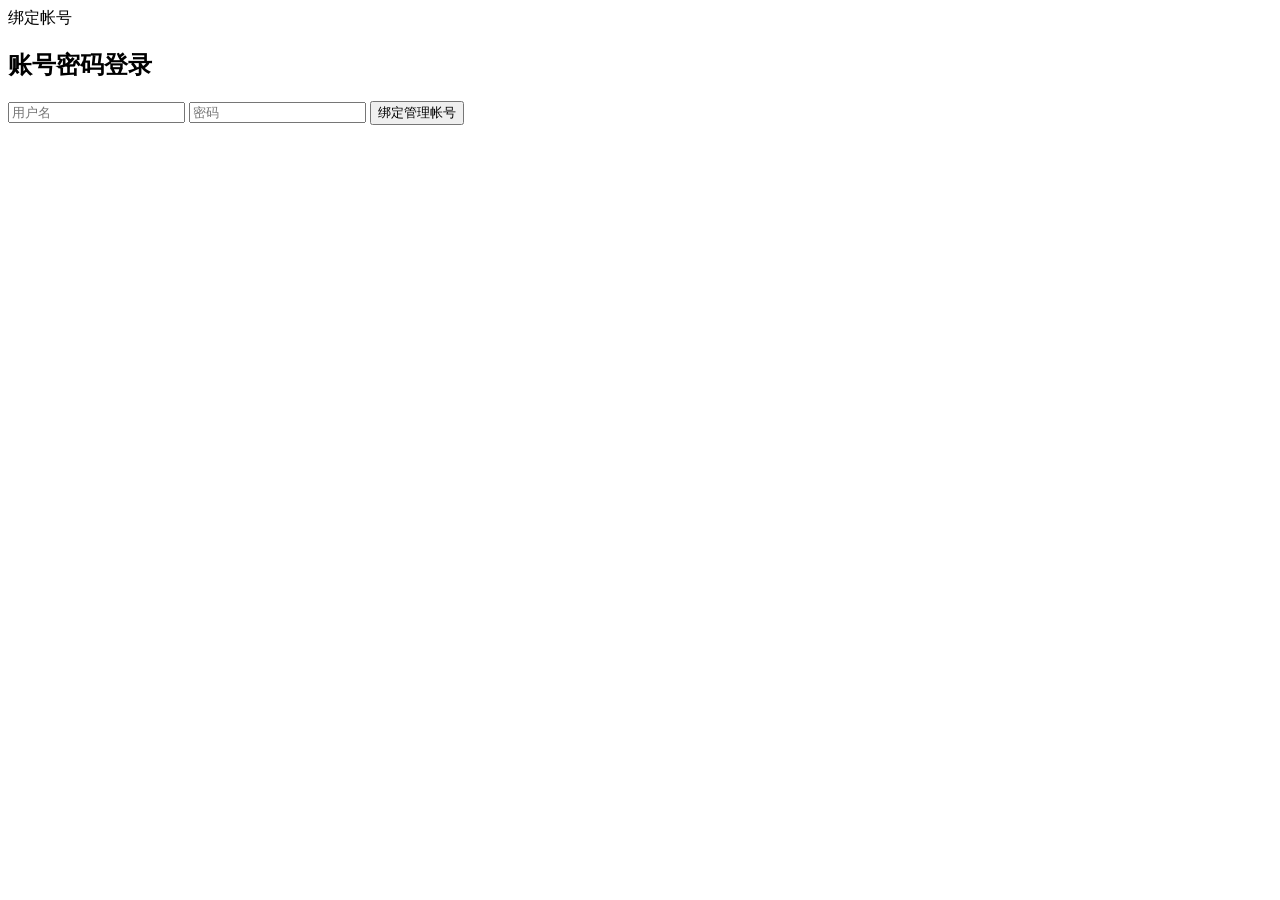
<file: src/main/resources/templates/pages/bind/index.html>
<!DOCTYPE html PUBLIC "-//W3C//DTD XHTML 1.0 Transitional//EN" "http://www.w3.org/TR/xhtml1/DTD/xhtml1-transitional.dtd">
<html lang="en" xmlns:th="http://www.thymeleaf.org">
<head>
	<meta charset="UTF-8" />
	<meta content="width=device-width,initial-scale=1, maximum-scale=1.0, user-scalable=no" name="viewport" />
	<title>绑定帐号</title>
	<link rel="stylesheet" type="text/css" th:href="@{/css/bind.css}"/>
</head>
<body>
<div class="header">
	<div class="con">
		<div class="logo"></div>
		<div class="header-titl">绑定帐号</div>
	</div>
</div>
<div class="login-container clearfloat" id="left-part">
	<form class="form-horizontal" th:action="@{/login/bind}" method="post">
		<div class="left-part">
			<h2 class="login-titl">账号密码登录</h2>
			<div class="error block" id="error" th:if="${login_error != null}">
				<i class="iconfont icon-error"></i><span th:text="${login_error}"></span>
			</div>
			<input type="text" name="username" id="username" placeholder="用户名" />
			<input type="password" name="password" id="password" placeholder="密码" />
			<button type="button" id="bindAccount">绑定管理帐号</button>
		</div>
	</form>

</div>
<script th:inline="javascript" type="text/javascript">
    console.log("ctx:" + [[${ctx}]]);
	var ctx = [[${ctx}]]
</script>
<script type="text/javascript" th:src="@{/libs/jquery.min.js}"></script>
<script type="text/javascript" th:src="@{/pages/bind/index.js}"></script>
<script type="text/javascript" th:src="@{/libs/encryption.js}"></script>
</body>
</html>
</file>
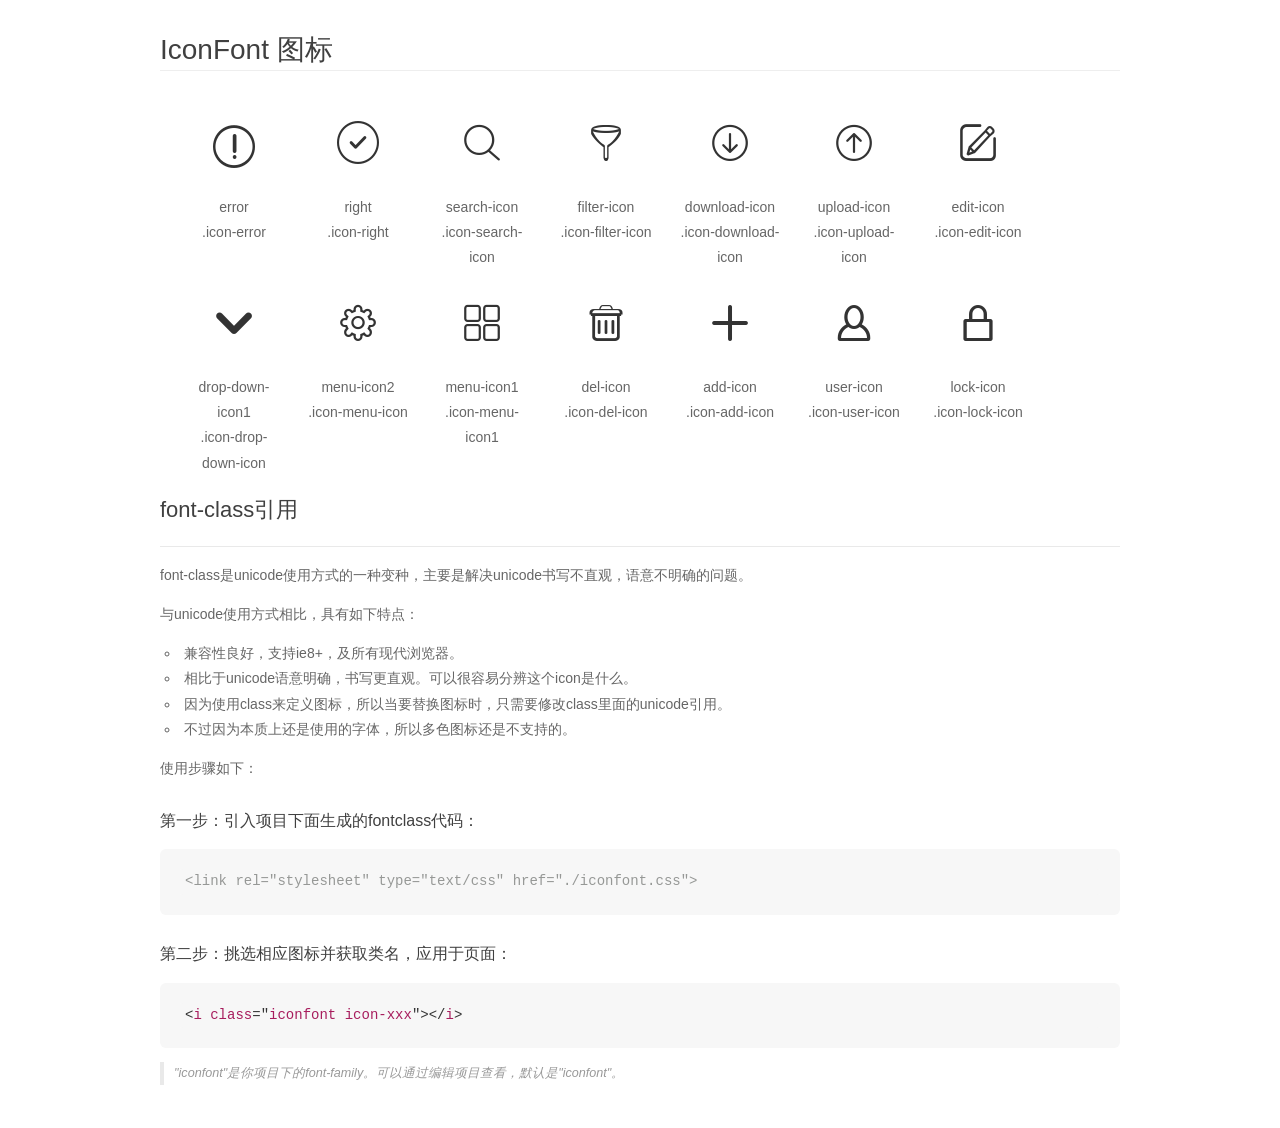
<file: src/main/resources/static/css/font/demo_fontclass.html>
<!DOCTYPE html>
<html>
<head>
    <meta charset="utf-8"/>
    <title>IconFont</title>
    <link rel="stylesheet" href="demo.css">
    <link rel="stylesheet" href="iconfont.css">
</head>
<body>
    <div class="main markdown">
        <h1>IconFont 图标</h1>
        <ul class="icon_lists clear">
            
                <li>
                <i class="icon iconfont icon-error"></i>
                    <div class="name">error</div>
                    <div class="fontclass">.icon-error</div>
                </li>
            
                <li>
                <i class="icon iconfont icon-right"></i>
                    <div class="name">right</div>
                    <div class="fontclass">.icon-right</div>
                </li>
            
                <li>
                <i class="icon iconfont icon-search-icon"></i>
                    <div class="name">search-icon</div>
                    <div class="fontclass">.icon-search-icon</div>
                </li>
            
                <li>
                <i class="icon iconfont icon-filter-icon"></i>
                    <div class="name">filter-icon</div>
                    <div class="fontclass">.icon-filter-icon</div>
                </li>
            
                <li>
                <i class="icon iconfont icon-download-icon"></i>
                    <div class="name">download-icon</div>
                    <div class="fontclass">.icon-download-icon</div>
                </li>
            
                <li>
                <i class="icon iconfont icon-upload-icon"></i>
                    <div class="name">upload-icon</div>
                    <div class="fontclass">.icon-upload-icon</div>
                </li>
            
                <li>
                <i class="icon iconfont icon-edit-icon"></i>
                    <div class="name">edit-icon</div>
                    <div class="fontclass">.icon-edit-icon</div>
                </li>
            
                <li>
                <i class="icon iconfont icon-drop-down-icon"></i>
                    <div class="name">drop-down-icon1</div>
                    <div class="fontclass">.icon-drop-down-icon</div>
                </li>
            
                <li>
                <i class="icon iconfont icon-menu-icon"></i>
                    <div class="name">menu-icon2</div>
                    <div class="fontclass">.icon-menu-icon</div>
                </li>
            
                <li>
                <i class="icon iconfont icon-menu-icon1"></i>
                    <div class="name">menu-icon1</div>
                    <div class="fontclass">.icon-menu-icon1</div>
                </li>
            
                <li>
                <i class="icon iconfont icon-del-icon"></i>
                    <div class="name">del-icon</div>
                    <div class="fontclass">.icon-del-icon</div>
                </li>
            
                <li>
                <i class="icon iconfont icon-add-icon"></i>
                    <div class="name">add-icon</div>
                    <div class="fontclass">.icon-add-icon</div>
                </li>
            
                <li>
                <i class="icon iconfont icon-user-icon"></i>
                    <div class="name">user-icon</div>
                    <div class="fontclass">.icon-user-icon</div>
                </li>
            
                <li>
                <i class="icon iconfont icon-lock-icon"></i>
                    <div class="name">lock-icon</div>
                    <div class="fontclass">.icon-lock-icon</div>
                </li>
            
        </ul>

        <h2 id="font-class-">font-class引用</h2>
        <hr>

        <p>font-class是unicode使用方式的一种变种，主要是解决unicode书写不直观，语意不明确的问题。</p>
        <p>与unicode使用方式相比，具有如下特点：</p>
        <ul>
        <li>兼容性良好，支持ie8+，及所有现代浏览器。</li>
        <li>相比于unicode语意明确，书写更直观。可以很容易分辨这个icon是什么。</li>
        <li>因为使用class来定义图标，所以当要替换图标时，只需要修改class里面的unicode引用。</li>
        <li>不过因为本质上还是使用的字体，所以多色图标还是不支持的。</li>
        </ul>
        <p>使用步骤如下：</p>
        <h3 id="-fontclass-">第一步：引入项目下面生成的fontclass代码：</h3>


        <pre><code class="lang-js hljs javascript"><span class="hljs-comment">&lt;link rel="stylesheet" type="text/css" href="./iconfont.css"&gt;</span></code></pre>
        <h3 id="-">第二步：挑选相应图标并获取类名，应用于页面：</h3>
        <pre><code class="lang-css hljs">&lt;<span class="hljs-selector-tag">i</span> <span class="hljs-selector-tag">class</span>="<span class="hljs-selector-tag">iconfont</span> <span class="hljs-selector-tag">icon-xxx</span>"&gt;&lt;/<span class="hljs-selector-tag">i</span>&gt;</code></pre>
        <blockquote>
        <p>"iconfont"是你项目下的font-family。可以通过编辑项目查看，默认是"iconfont"。</p>
        </blockquote>
    </div>
</body>
</html>
</file>
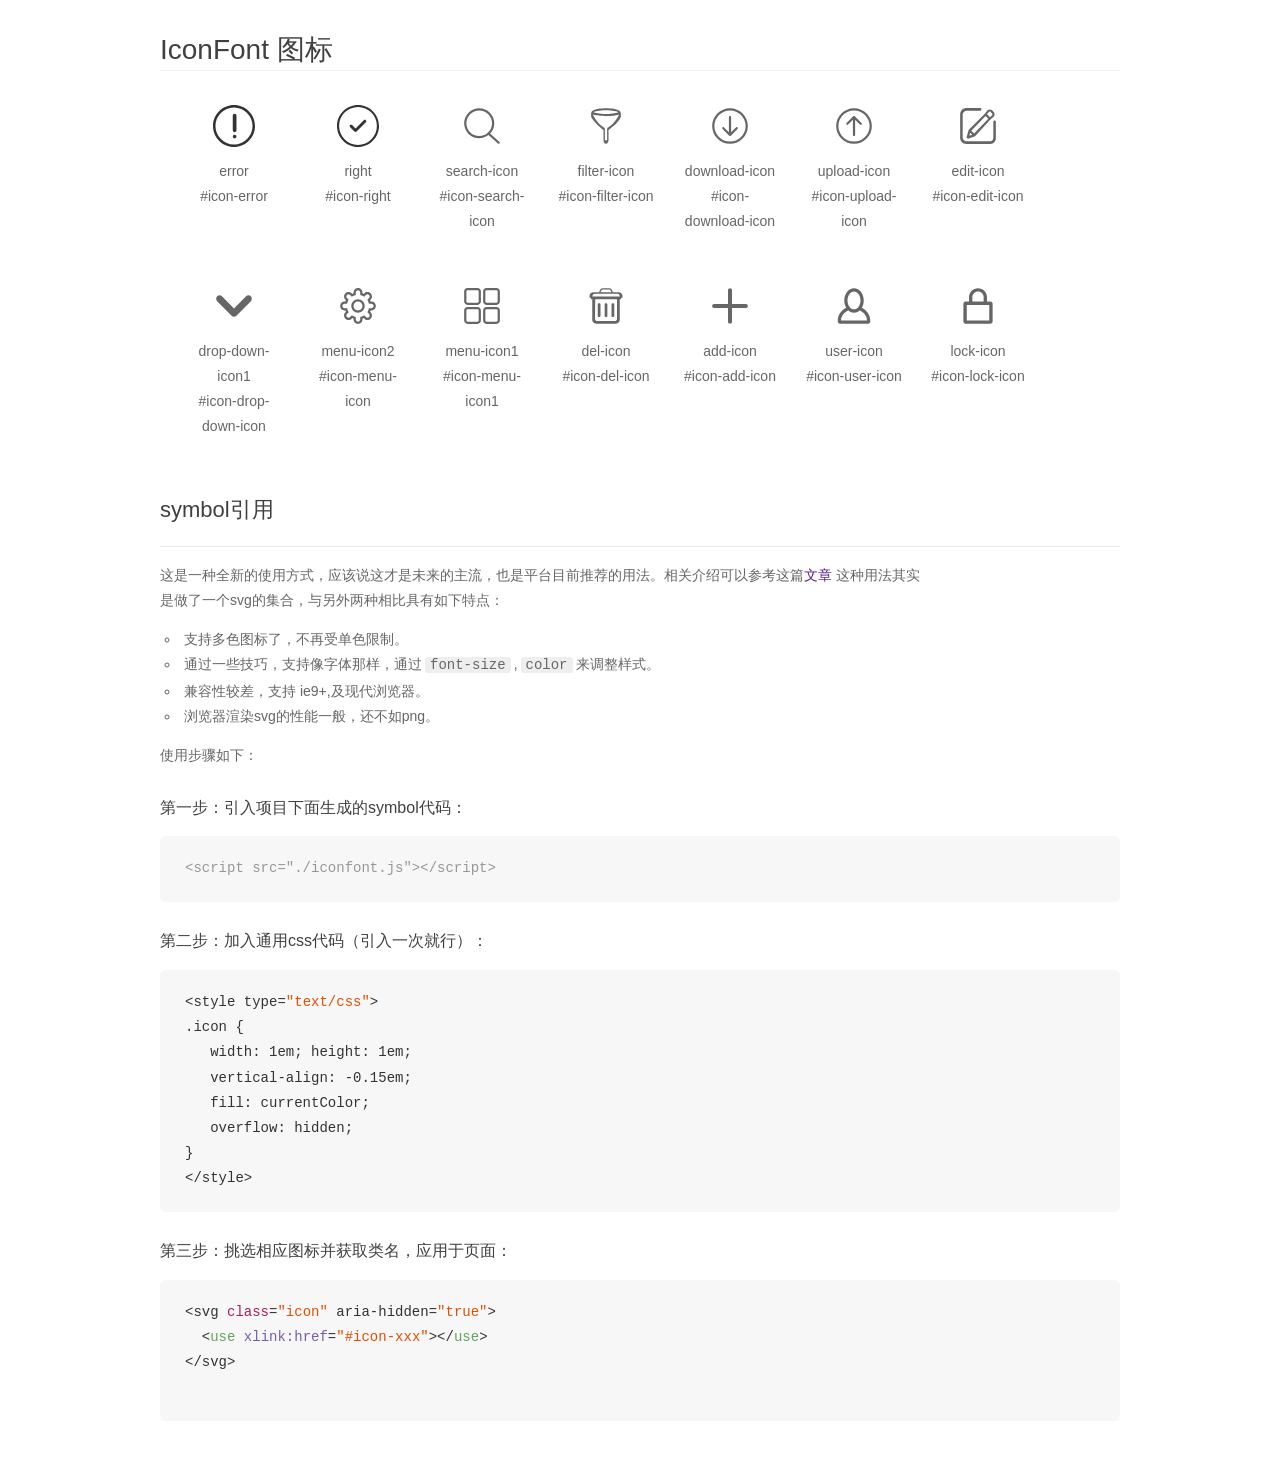
<file: src/main/resources/static/css/font/demo_symbol.html>
<!DOCTYPE html>
<html>
<head>
    <meta charset="utf-8"/>
    <title>IconFont</title>
    <link rel="stylesheet" href="demo.css">
    <script src="iconfont.js"></script>

    <style type="text/css">
        .icon {
          /* 通过设置 font-size 来改变图标大小 */
          width: 1em; height: 1em;
          /* 图标和文字相邻时，垂直对齐 */
          vertical-align: -0.15em;
          /* 通过设置 color 来改变 SVG 的颜色/fill */
          fill: currentColor;
          /* path 和 stroke 溢出 viewBox 部分在 IE 下会显示
             normalize.css 中也包含这行 */
          overflow: hidden;
        }

    </style>
</head>
<body>
    <div class="main markdown">
        <h1>IconFont 图标</h1>
        <ul class="icon_lists clear">
            
                <li>
                    <svg class="icon" aria-hidden="true">
                        <use xlink:href="#icon-error"></use>
                    </svg>
                    <div class="name">error</div>
                    <div class="fontclass">#icon-error</div>
                </li>
            
                <li>
                    <svg class="icon" aria-hidden="true">
                        <use xlink:href="#icon-right"></use>
                    </svg>
                    <div class="name">right</div>
                    <div class="fontclass">#icon-right</div>
                </li>
            
                <li>
                    <svg class="icon" aria-hidden="true">
                        <use xlink:href="#icon-search-icon"></use>
                    </svg>
                    <div class="name">search-icon</div>
                    <div class="fontclass">#icon-search-icon</div>
                </li>
            
                <li>
                    <svg class="icon" aria-hidden="true">
                        <use xlink:href="#icon-filter-icon"></use>
                    </svg>
                    <div class="name">filter-icon</div>
                    <div class="fontclass">#icon-filter-icon</div>
                </li>
            
                <li>
                    <svg class="icon" aria-hidden="true">
                        <use xlink:href="#icon-download-icon"></use>
                    </svg>
                    <div class="name">download-icon</div>
                    <div class="fontclass">#icon-download-icon</div>
                </li>
            
                <li>
                    <svg class="icon" aria-hidden="true">
                        <use xlink:href="#icon-upload-icon"></use>
                    </svg>
                    <div class="name">upload-icon</div>
                    <div class="fontclass">#icon-upload-icon</div>
                </li>
            
                <li>
                    <svg class="icon" aria-hidden="true">
                        <use xlink:href="#icon-edit-icon"></use>
                    </svg>
                    <div class="name">edit-icon</div>
                    <div class="fontclass">#icon-edit-icon</div>
                </li>
            
                <li>
                    <svg class="icon" aria-hidden="true">
                        <use xlink:href="#icon-drop-down-icon"></use>
                    </svg>
                    <div class="name">drop-down-icon1</div>
                    <div class="fontclass">#icon-drop-down-icon</div>
                </li>
            
                <li>
                    <svg class="icon" aria-hidden="true">
                        <use xlink:href="#icon-menu-icon"></use>
                    </svg>
                    <div class="name">menu-icon2</div>
                    <div class="fontclass">#icon-menu-icon</div>
                </li>
            
                <li>
                    <svg class="icon" aria-hidden="true">
                        <use xlink:href="#icon-menu-icon1"></use>
                    </svg>
                    <div class="name">menu-icon1</div>
                    <div class="fontclass">#icon-menu-icon1</div>
                </li>
            
                <li>
                    <svg class="icon" aria-hidden="true">
                        <use xlink:href="#icon-del-icon"></use>
                    </svg>
                    <div class="name">del-icon</div>
                    <div class="fontclass">#icon-del-icon</div>
                </li>
            
                <li>
                    <svg class="icon" aria-hidden="true">
                        <use xlink:href="#icon-add-icon"></use>
                    </svg>
                    <div class="name">add-icon</div>
                    <div class="fontclass">#icon-add-icon</div>
                </li>
            
                <li>
                    <svg class="icon" aria-hidden="true">
                        <use xlink:href="#icon-user-icon"></use>
                    </svg>
                    <div class="name">user-icon</div>
                    <div class="fontclass">#icon-user-icon</div>
                </li>
            
                <li>
                    <svg class="icon" aria-hidden="true">
                        <use xlink:href="#icon-lock-icon"></use>
                    </svg>
                    <div class="name">lock-icon</div>
                    <div class="fontclass">#icon-lock-icon</div>
                </li>
            
        </ul>


        <h2 id="symbol-">symbol引用</h2>
        <hr>

        <p>这是一种全新的使用方式，应该说这才是未来的主流，也是平台目前推荐的用法。相关介绍可以参考这篇<a href="">文章</a>
        这种用法其实是做了一个svg的集合，与另外两种相比具有如下特点：</p>
        <ul>
          <li>支持多色图标了，不再受单色限制。</li>
          <li>通过一些技巧，支持像字体那样，通过<code>font-size</code>,<code>color</code>来调整样式。</li>
          <li>兼容性较差，支持 ie9+,及现代浏览器。</li>
          <li>浏览器渲染svg的性能一般，还不如png。</li>
        </ul>
        <p>使用步骤如下：</p>
        <h3 id="-symbol-">第一步：引入项目下面生成的symbol代码：</h3>
        <pre><code class="lang-js hljs javascript"><span class="hljs-comment">&lt;script src="./iconfont.js"&gt;&lt;/script&gt;</span></code></pre>
        <h3 id="-css-">第二步：加入通用css代码（引入一次就行）：</h3>
        <pre><code class="lang-js hljs javascript">&lt;style type=<span class="hljs-string">"text/css"</span>&gt;
.icon {
   width: <span class="hljs-number">1</span>em; height: <span class="hljs-number">1</span>em;
   vertical-align: <span class="hljs-number">-0.15</span>em;
   fill: currentColor;
   overflow: hidden;
}
&lt;<span class="hljs-regexp">/style&gt;</span></code></pre>
        <h3 id="-">第三步：挑选相应图标并获取类名，应用于页面：</h3>
        <pre><code class="lang-js hljs javascript">&lt;svg <span class="hljs-class"><span class="hljs-keyword">class</span></span>=<span class="hljs-string">"icon"</span> aria-hidden=<span class="hljs-string">"true"</span>&gt;<span class="xml"><span class="hljs-tag">
  &lt;<span class="hljs-name">use</span> <span class="hljs-attr">xlink:href</span>=<span class="hljs-string">"#icon-xxx"</span>&gt;</span><span class="hljs-tag">&lt;/<span class="hljs-name">use</span>&gt;</span>
</span>&lt;<span class="hljs-regexp">/svg&gt;
        </span></code></pre>
    </div>
</body>
</html>
</file>
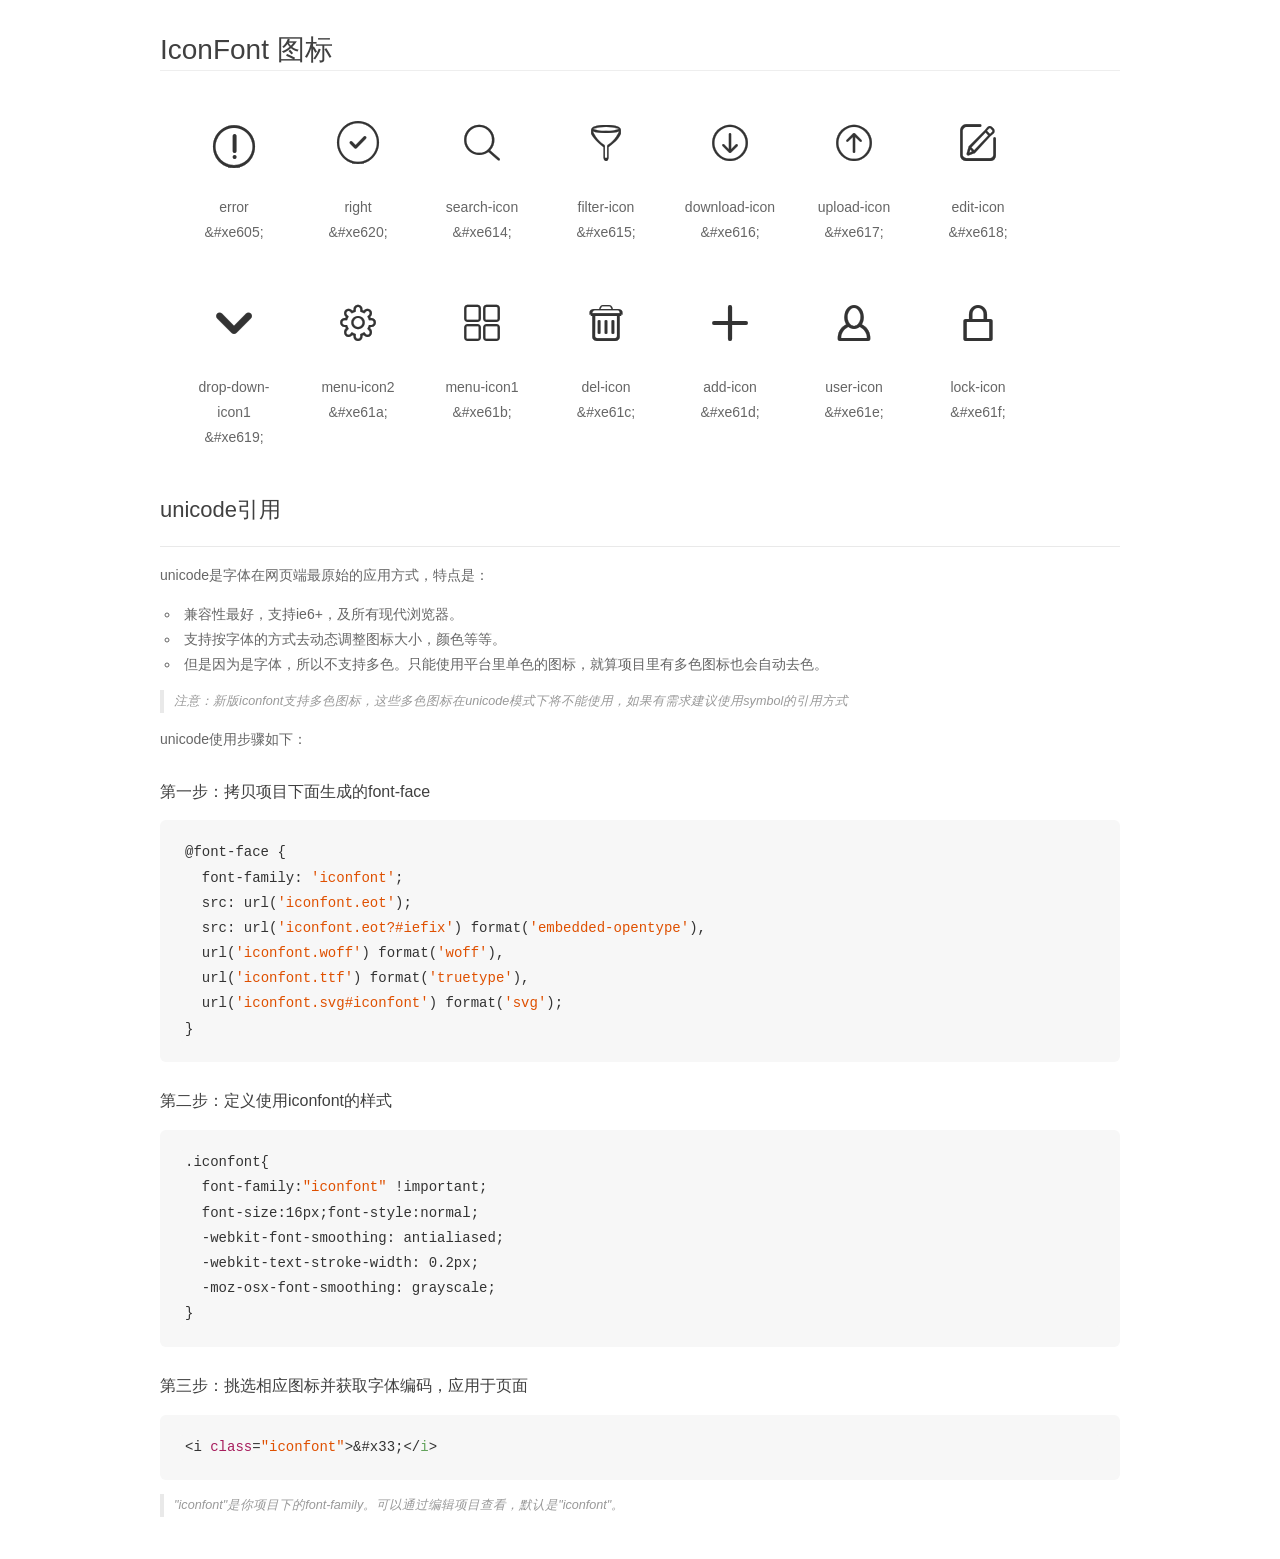
<file: src/main/resources/static/css/font/demo_unicode.html>
<!DOCTYPE html>
<html>
<head>
    <meta charset="utf-8"/>
    <title>IconFont</title>
    <link rel="stylesheet" href="demo.css">

    <style type="text/css">

        @font-face {font-family: "iconfont";
          src: url('iconfont.eot'); /* IE9*/
          src: url('iconfont.eot#iefix') format('embedded-opentype'), /* IE6-IE8 */
          url('iconfont.woff') format('woff'), /* chrome, firefox */
          url('iconfont.ttf') format('truetype'), /* chrome, firefox, opera, Safari, Android, iOS 4.2+*/
          url('iconfont.svg#iconfont') format('svg'); /* iOS 4.1- */
        }

        .iconfont {
          font-family:"iconfont" !important;
          font-size:16px;
          font-style:normal;
          -webkit-font-smoothing: antialiased;
          -webkit-text-stroke-width: 0.2px;
          -moz-osx-font-smoothing: grayscale;
        }

    </style>
</head>
<body>
    <div class="main markdown">
        <h1>IconFont 图标</h1>
        <ul class="icon_lists clear">
            
                <li>
                <i class="icon iconfont">&#xe605;</i>
                    <div class="name">error</div>
                    <div class="code">&amp;#xe605;</div>
                </li>
            
                <li>
                <i class="icon iconfont">&#xe620;</i>
                    <div class="name">right</div>
                    <div class="code">&amp;#xe620;</div>
                </li>
            
                <li>
                <i class="icon iconfont">&#xe614;</i>
                    <div class="name">search-icon</div>
                    <div class="code">&amp;#xe614;</div>
                </li>
            
                <li>
                <i class="icon iconfont">&#xe615;</i>
                    <div class="name">filter-icon</div>
                    <div class="code">&amp;#xe615;</div>
                </li>
            
                <li>
                <i class="icon iconfont">&#xe616;</i>
                    <div class="name">download-icon</div>
                    <div class="code">&amp;#xe616;</div>
                </li>
            
                <li>
                <i class="icon iconfont">&#xe617;</i>
                    <div class="name">upload-icon</div>
                    <div class="code">&amp;#xe617;</div>
                </li>
            
                <li>
                <i class="icon iconfont">&#xe618;</i>
                    <div class="name">edit-icon</div>
                    <div class="code">&amp;#xe618;</div>
                </li>
            
                <li>
                <i class="icon iconfont">&#xe619;</i>
                    <div class="name">drop-down-icon1</div>
                    <div class="code">&amp;#xe619;</div>
                </li>
            
                <li>
                <i class="icon iconfont">&#xe61a;</i>
                    <div class="name">menu-icon2</div>
                    <div class="code">&amp;#xe61a;</div>
                </li>
            
                <li>
                <i class="icon iconfont">&#xe61b;</i>
                    <div class="name">menu-icon1</div>
                    <div class="code">&amp;#xe61b;</div>
                </li>
            
                <li>
                <i class="icon iconfont">&#xe61c;</i>
                    <div class="name">del-icon</div>
                    <div class="code">&amp;#xe61c;</div>
                </li>
            
                <li>
                <i class="icon iconfont">&#xe61d;</i>
                    <div class="name">add-icon</div>
                    <div class="code">&amp;#xe61d;</div>
                </li>
            
                <li>
                <i class="icon iconfont">&#xe61e;</i>
                    <div class="name">user-icon</div>
                    <div class="code">&amp;#xe61e;</div>
                </li>
            
                <li>
                <i class="icon iconfont">&#xe61f;</i>
                    <div class="name">lock-icon</div>
                    <div class="code">&amp;#xe61f;</div>
                </li>
            
        </ul>
        <h2 id="unicode-">unicode引用</h2>
        <hr>

        <p>unicode是字体在网页端最原始的应用方式，特点是：</p>
        <ul>
        <li>兼容性最好，支持ie6+，及所有现代浏览器。</li>
        <li>支持按字体的方式去动态调整图标大小，颜色等等。</li>
        <li>但是因为是字体，所以不支持多色。只能使用平台里单色的图标，就算项目里有多色图标也会自动去色。</li>
        </ul>
        <blockquote>
        <p>注意：新版iconfont支持多色图标，这些多色图标在unicode模式下将不能使用，如果有需求建议使用symbol的引用方式</p>
        </blockquote>
        <p>unicode使用步骤如下：</p>
        <h3 id="-font-face">第一步：拷贝项目下面生成的font-face</h3>
        <pre><code class="lang-js hljs javascript">@font-face {
  font-family: <span class="hljs-string">'iconfont'</span>;
  src: url(<span class="hljs-string">'iconfont.eot'</span>);
  src: url(<span class="hljs-string">'iconfont.eot?#iefix'</span>) format(<span class="hljs-string">'embedded-opentype'</span>),
  url(<span class="hljs-string">'iconfont.woff'</span>) format(<span class="hljs-string">'woff'</span>),
  url(<span class="hljs-string">'iconfont.ttf'</span>) format(<span class="hljs-string">'truetype'</span>),
  url(<span class="hljs-string">'iconfont.svg#iconfont'</span>) format(<span class="hljs-string">'svg'</span>);
}
</code></pre>
        <h3 id="-iconfont-">第二步：定义使用iconfont的样式</h3>
        <pre><code class="lang-js hljs javascript">.iconfont{
  font-family:<span class="hljs-string">"iconfont"</span> !important;
  font-size:<span class="hljs-number">16</span>px;font-style:normal;
  -webkit-font-smoothing: antialiased;
  -webkit-text-stroke-width: <span class="hljs-number">0.2</span>px;
  -moz-osx-font-smoothing: grayscale;
}
</code></pre>
        <h3 id="-">第三步：挑选相应图标并获取字体编码，应用于页面</h3>
        <pre><code class="lang-js hljs javascript">&lt;i <span class="hljs-class"><span class="hljs-keyword">class</span></span>=<span class="hljs-string">"iconfont"</span>&gt;&amp;#x33;<span class="xml"><span class="hljs-tag">&lt;/<span class="hljs-name">i</span>&gt;</span></span></code></pre>

        <blockquote>
        <p>"iconfont"是你项目下的font-family。可以通过编辑项目查看，默认是"iconfont"。</p>
        </blockquote>
    </div>


</body>
</html>
</file>
<file: src/main/resources/static/css/font/demo.css>
*{margin: 0;padding: 0;list-style: none;}
/*
KISSY CSS Reset
理念：1. reset 的目的不是清除浏览器的默认样式，这仅是部分工作。清除和重置是紧密不可分的。
2. reset 的目的不是让默认样式在所有浏览器下一致，而是减少默认样式有可能带来的问题。
3. reset 期望提供一套普适通用的基础样式。但没有银弹，推荐根据具体需求，裁剪和修改后再使用。
特色：1. 适应中文；2. 基于最新主流浏览器。
维护：玉伯<lifesinger@gmail.com>, 正淳<ragecarrier@gmail.com>
 */

/** 清除内外边距 **/
body, h1, h2, h3, h4, h5, h6, hr, p, blockquote, /* structural elements 结构元素 */
dl, dt, dd, ul, ol, li, /* list elements 列表元素 */
pre, /* text formatting elements 文本格式元素 */
form, fieldset, legend, button, input, textarea, /* form elements 表单元素 */
th, td /* table elements 表格元素 */ {
  margin: 0;
  padding: 0;
}

/** 设置默认字体 **/
body,
button, input, select, textarea /* for ie */ {
  font: 12px/1.5 tahoma, arial, \5b8b\4f53, sans-serif;
}
h1, h2, h3, h4, h5, h6 { font-size: 100%; }
address, cite, dfn, em, var { font-style: normal; } /* 将斜体扶正 */
code, kbd, pre, samp { font-family: courier new, courier, monospace; } /* 统一等宽字体 */
small { font-size: 12px; } /* 小于 12px 的中文很难阅读，让 small 正常化 */

/** 重置列表元素 **/
ul, ol { list-style: none; }

/** 重置文本格式元素 **/
a { text-decoration: none; }
a:hover { text-decoration: underline; }


/** 重置表单元素 **/
legend { color: #000; } /* for ie6 */
fieldset, img { border: 0; } /* img 搭车：让链接里的 img 无边框 */
button, input, select, textarea { font-size: 100%; } /* 使得表单元素在 ie 下能继承字体大小 */
/* 注：optgroup 无法扶正 */

/** 重置表格元素 **/
table { border-collapse: collapse; border-spacing: 0; }

/* 清除浮动 */
.ks-clear:after, .clear:after {
  content: '\20';
  display: block;
  height: 0;
  clear: both;
}
.ks-clear, .clear {
  *zoom: 1;
}

.main {
  padding: 30px 100px;
width: 960px;
margin: 0 auto;
}
.main h1{font-size:36px; color:#333; text-align:left;margin-bottom:30px; border-bottom: 1px solid #eee;}

.helps{margin-top:40px;}
.helps pre{
  padding:20px;
  margin:10px 0;
  border:solid 1px #e7e1cd;
  background-color: #fffdef;
  overflow: auto;
}

.icon_lists{
  width: 100% !important;

}

.icon_lists li{
  float:left;
  width: 100px;
  height:180px;
  text-align: center;
  list-style: none !important;
}
.icon_lists .icon{
  font-size: 42px;
  line-height: 100px;
  margin: 10px 0;
  color:#333;
  -webkit-transition: font-size 0.25s ease-out 0s;
  -moz-transition: font-size 0.25s ease-out 0s;
  transition: font-size 0.25s ease-out 0s;

}
.icon_lists .icon:hover{
  font-size: 100px;
}



.markdown {
  color: #666;
  font-size: 14px;
  line-height: 1.8;
}

.highlight {
  line-height: 1.5;
}

.markdown img {
  vertical-align: middle;
  max-width: 100%;
}

.markdown h1 {
  color: #404040;
  font-weight: 500;
  line-height: 40px;
  margin-bottom: 24px;
}

.markdown h2,
.markdown h3,
.markdown h4,
.markdown h5,
.markdown h6 {
  color: #404040;
  margin: 1.6em 0 0.6em 0;
  font-weight: 500;
  clear: both;
}

.markdown h1 {
  font-size: 28px;
}

.markdown h2 {
  font-size: 22px;
}

.markdown h3 {
  font-size: 16px;
}

.markdown h4 {
  font-size: 14px;
}

.markdown h5 {
  font-size: 12px;
}

.markdown h6 {
  font-size: 12px;
}

.markdown hr {
  height: 1px;
  border: 0;
  background: #e9e9e9;
  margin: 16px 0;
  clear: both;
}

.markdown p,
.markdown pre {
  margin: 1em 0;
}

.markdown > p,
.markdown > blockquote,
.markdown > .highlight,
.markdown > ol,
.markdown > ul {
  width: 80%;
}

.markdown ul > li {
  list-style: circle;
}

.markdown > ul li,
.markdown blockquote ul > li {
  margin-left: 20px;
  padding-left: 4px;
}

.markdown > ul li p,
.markdown > ol li p {
  margin: 0.6em 0;
}

.markdown ol > li {
  list-style: decimal;
}

.markdown > ol li,
.markdown blockquote ol > li {
  margin-left: 20px;
  padding-left: 4px;
}

.markdown code {
  margin: 0 3px;
  padding: 0 5px;
  background: #eee;
  border-radius: 3px;
}

.markdown pre {
  border-radius: 6px;
  background: #f7f7f7;
  padding: 20px;
}

.markdown pre code {
  border: none;
  background: #f7f7f7;
  margin: 0;
}

.markdown strong,
.markdown b {
  font-weight: 600;
}

.markdown > table {
  border-collapse: collapse;
  border-spacing: 0px;
  empty-cells: show;
  border: 1px solid #e9e9e9;
  width: 95%;
  margin-bottom: 24px;
}

.markdown > table th {
  white-space: nowrap;
  color: #333;
  font-weight: 600;

}

.markdown > table th,
.markdown > table td {
  border: 1px solid #e9e9e9;
  padding: 8px 16px;
  text-align: left;
}

.markdown > table th {
  background: #F7F7F7;
}

.markdown blockquote {
  font-size: 90%;
  color: #999;
  border-left: 4px solid #e9e9e9;
  padding-left: 0.8em;
  margin: 1em 0;
  font-style: italic;
}

.markdown blockquote p {
  margin: 0;
}

.markdown .anchor {
  opacity: 0;
  transition: opacity 0.3s ease;
  margin-left: 8px;
}

.markdown .waiting {
  color: #ccc;
}

.markdown h1:hover .anchor,
.markdown h2:hover .anchor,
.markdown h3:hover .anchor,
.markdown h4:hover .anchor,
.markdown h5:hover .anchor,
.markdown h6:hover .anchor {
  opacity: 1;
  display: inline-block;
}

.markdown > br,
.markdown > p > br {
  clear: both;
}


.hljs {
  display: block;
  background: white;
  padding: 0.5em;
  color: #333333;
  overflow-x: auto;
}

.hljs-comment,
.hljs-meta {
  color: #969896;
}

.hljs-string,
.hljs-variable,
.hljs-template-variable,
.hljs-strong,
.hljs-emphasis,
.hljs-quote {
  color: #df5000;
}

.hljs-keyword,
.hljs-selector-tag,
.hljs-type {
  color: #a71d5d;
}

.hljs-literal,
.hljs-symbol,
.hljs-bullet,
.hljs-attribute {
  color: #0086b3;
}

.hljs-section,
.hljs-name {
  color: #63a35c;
}

.hljs-tag {
  color: #333333;
}

.hljs-title,
.hljs-attr,
.hljs-selector-id,
.hljs-selector-class,
.hljs-selector-attr,
.hljs-selector-pseudo {
  color: #795da3;
}

.hljs-addition {
  color: #55a532;
  background-color: #eaffea;
}

.hljs-deletion {
  color: #bd2c00;
  background-color: #ffecec;
}

.hljs-link {
  text-decoration: underline;
}

pre{
  background: #fff;
}
</file>
<file: src/main/resources/static/css/font/iconfont.css>
@font-face {font-family: "iconfont";
  src: url('iconfont.eot?t=1490854499044'); /* IE9*/
  src: url('iconfont.eot?t=1490854499044#iefix') format('embedded-opentype'), /* IE6-IE8 */
  url('iconfont.woff?t=1490854499044') format('woff'), /* chrome, firefox */
  url('iconfont.ttf?t=1490854499044') format('truetype'), /* chrome, firefox, opera, Safari, Android, iOS 4.2+*/
  url('iconfont.svg?t=1490854499044#iconfont') format('svg'); /* iOS 4.1- */
}

.iconfont {
  font-family:"iconfont" !important;
  font-size:16px;
  font-style:normal;
  -webkit-font-smoothing: antialiased;
  -moz-osx-font-smoothing: grayscale;
}

.icon-error:before { content: "\e605"; }

.icon-right:before { content: "\e620"; }

.icon-search-icon:before { content: "\e614"; }

.icon-filter-icon:before { content: "\e615"; }

.icon-download-icon:before { content: "\e616"; }

.icon-upload-icon:before { content: "\e617"; }

.icon-edit-icon:before { content: "\e618"; }

.icon-drop-down-icon:before { content: "\e619"; }

.icon-menu-icon:before { content: "\e61a"; }

.icon-menu-icon1:before { content: "\e61b"; }

.icon-del-icon:before { content: "\e61c"; }

.icon-add-icon:before { content: "\e61d"; }

.icon-user-icon:before { content: "\e61e"; }

.icon-lock-icon:before { content: "\e61f"; }
</file>
